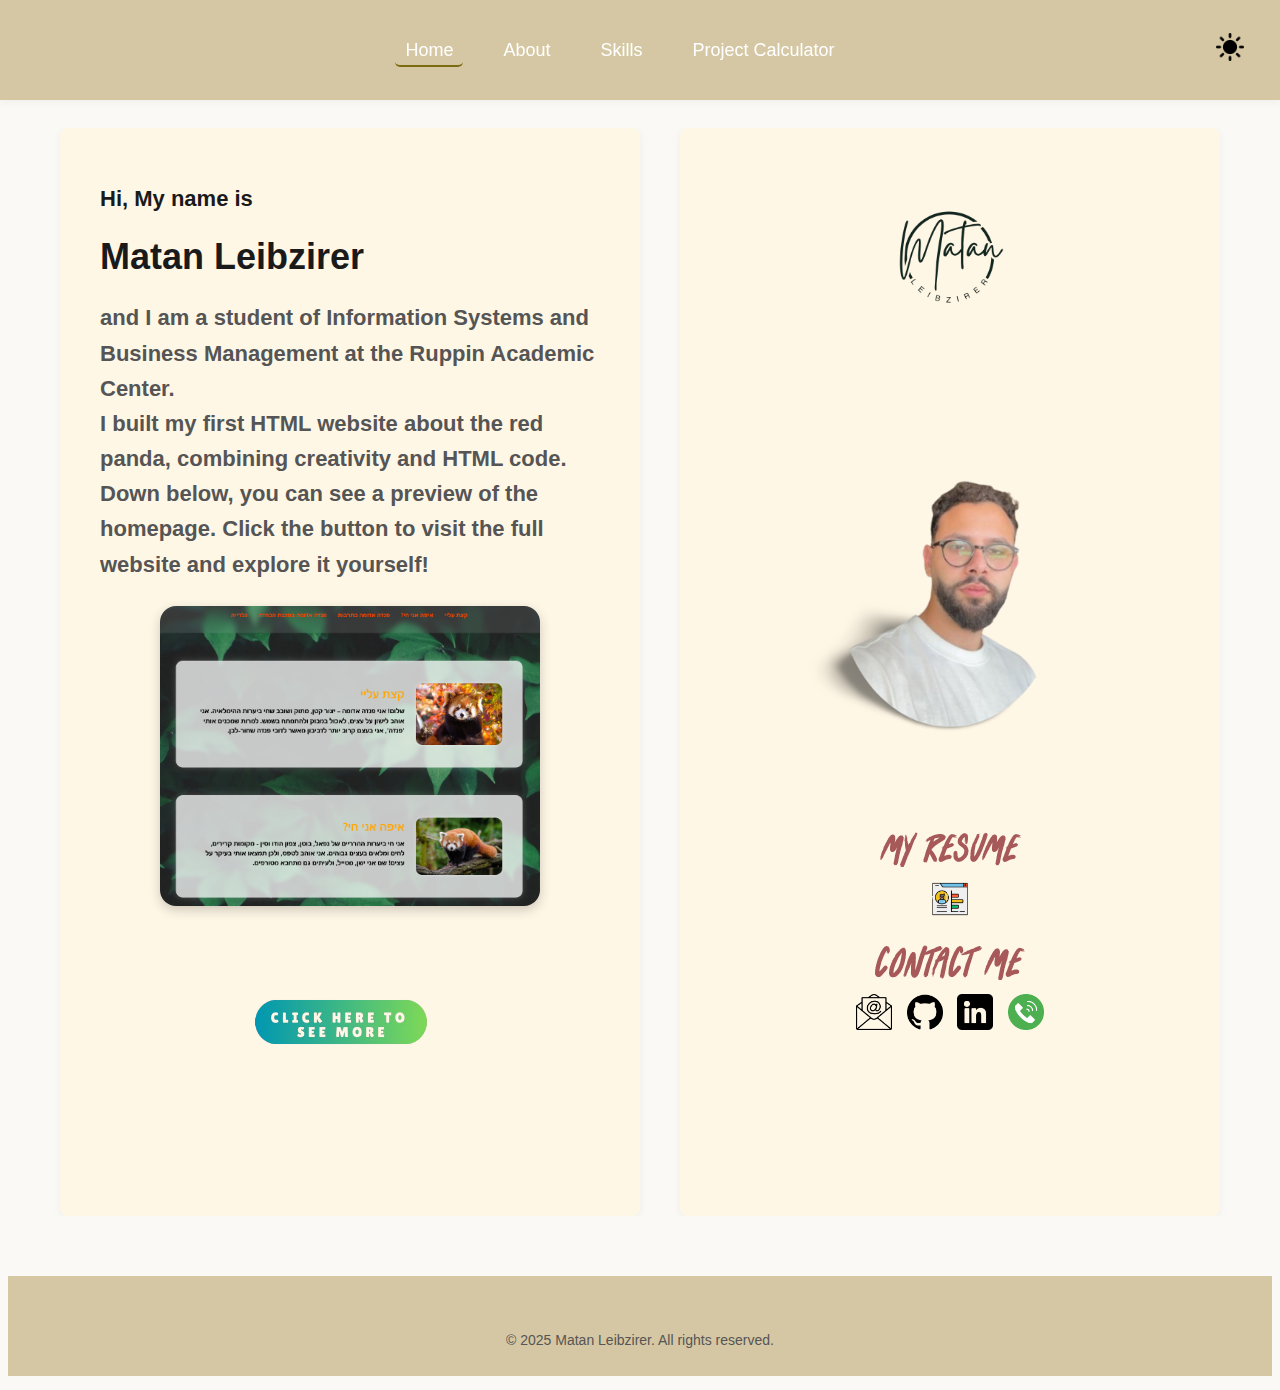
<file: index.html>
<!DOCTYPE html>
<html lang="en">
<head>
  <meta charset="UTF-8" />
  <meta name="viewport" content="width=device-width, initial-scale=1.0" />

  <title>Matan Leibzirer - WEBSITE</title>

  <link rel="stylesheet" href="assets/style/variables.css" />
  <link rel="stylesheet" href="assets/style/home.css" />
  <link rel="stylesheet" href="assets/style/global.css" />
</head>
<body>
  <header>
    <nav>
      <ul class="nav-list">
        <li><a href="index.html" class="active">Home</a></li>
        <li><a href="about.html">About</a></li>
        <li><a href="skills.html">Skills</a></li>
        <li><a href="project-calculator.html">Project Calculator</a></li>
      </ul>

      <div class="nav-controls">
        <button id="darkModeToggle" class="btn-mode">
          <img id="modeIcon" src="assets/imgs/LightMode.png" alt="Toggle Mode" />
        </button>
        <div class="hamburger">&#9776;</div>
      </div>
    </nav>
  </header>

  <main>
    <section class="hero">
      <div class="container-fixed hero-wrapper">
        <div class="box-left">
          <h2>Hi, My name is</h2>
          <h1>Matan Leibzirer</h1>
          <p>
            and I am a student of Information Systems and Business Management at the Ruppin Academic Center.<br />
            I built my first HTML website about the red panda, combining creativity and HTML code.<br />
            Down below, you can see a preview of the homepage. Click the button to visit the full website and explore it yourself!
          </p>
          <div class="project-box-left">
            <img class="project-img" src="assets/imgs/WebSite.png" alt="Website Project" />
            <a href="https://iviatan.github.io/RedPanda_Matan/matala1-lehagsha.html" target="_blank">
              <img class="click-btn" src="assets/imgs/clickHERE.png" alt="Click to View Site" />
            </a>
          </div>
        </div>

        <div class="box-right">
          <img class="logo-image" src="assets/imgs/Matanlogo.png" alt="Logo">
          <img class="hero-image" src="assets/imgs/myPHOTO2.png" alt="Profile Image">

          <div class="resume-box">
            <img class="resume-title" src="assets/imgs/MyResume.png" alt="My Resume Title" />
            <div class="resume-icons">
              <a href="assets/resume.pdf" target="_blank">
                <img src="assets/imgs/professionalportfolio.png" alt="Portfolio Icon" />
              </a>
            </div>
          </div>

          <div class="contact-box">
            <img class="contact-title" src="assets/imgs/CONTACTME2.png" alt="Contact Me Title" />
            <div class="contact-icons">
              <a href="mailto:matan01010108@gmail.com" target="_blank">
                <img src="assets/imgs/email.png" alt="Email Icon" data-icon="email" />
              </a>
              <a href="https://github.com/IVIatan" target="_blank">
                <img src="assets/imgs/github.png" alt="GitHub Icon" data-icon="github" />
              </a>
              <a href="https://www.linkedin.com/in/matan-l-4a3b53274/" target="_blank">
                <img src="assets/imgs/linkedin.png" alt="LinkedIn Icon" data-icon="linkedin" />
              </a>
              <a href="tel:0558863362">
                <img src="assets/imgs/PHONEnew.png" alt="Phone-Icon" />
              </a>
            </div>
          </div>
        </div>
      </div>
    </section>
  </main>

  <footer>
    <p>© 2025 Matan Leibzirer. All rights reserved.</p>
  </footer>

  <script src="services/global.js"></script>
</body>
</html>
</file>
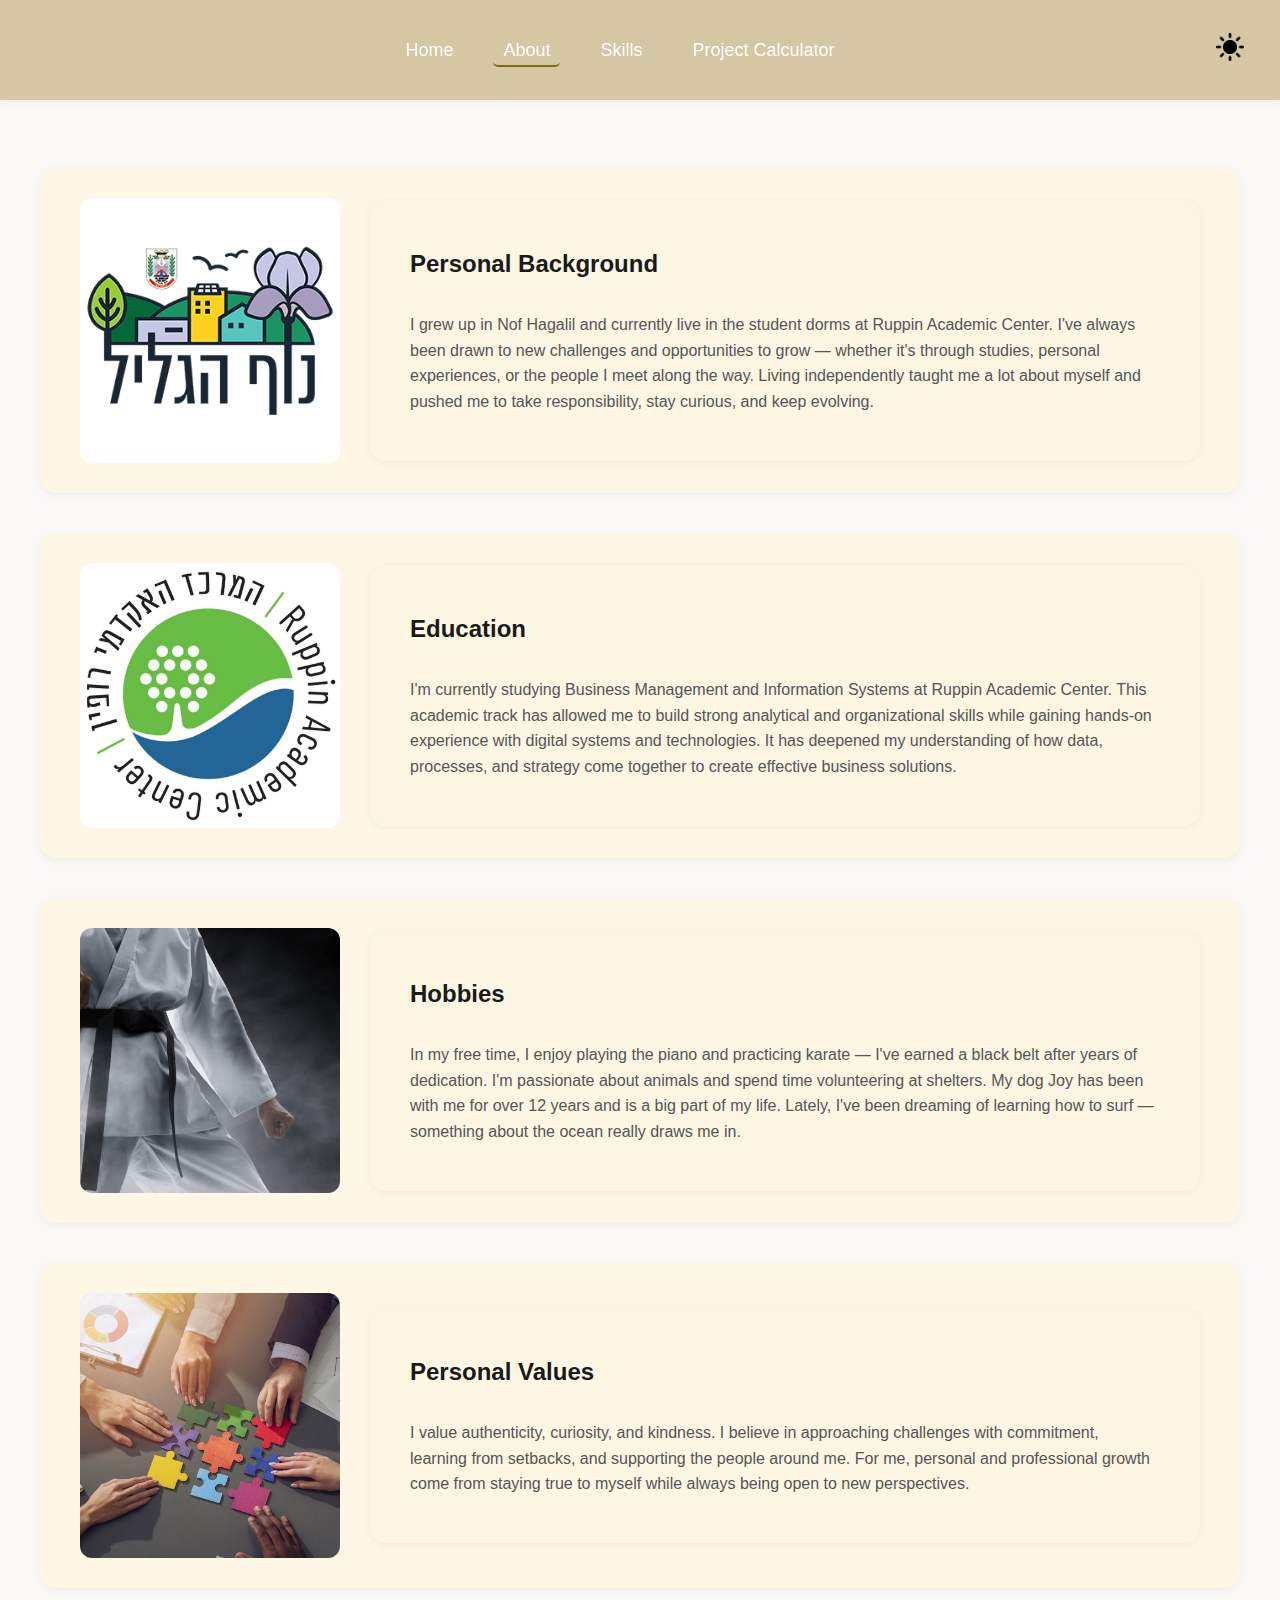
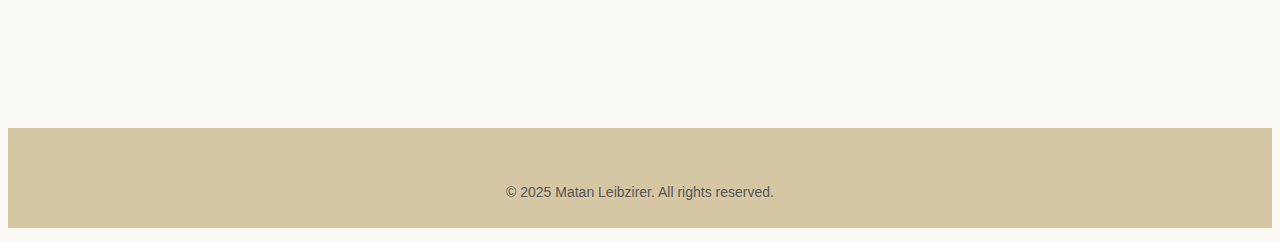
<file: about.html>
<!DOCTYPE html>
<html lang="en">
<head>
  <meta charset="UTF-8" />
  <meta name="viewport" content="width=device-width, initial-scale=1.0" />
  <title>Matan Leibzirer - ABOUT</title>

  <link rel="stylesheet" href="assets/style/variables.css" />
  <link rel="stylesheet" href="assets/style/home.css" />
  <link rel="stylesheet" href="assets/style/global.css" />
  <link rel="stylesheet" href="assets/style/about.css" />
</head>
<body>
  <header>
    <nav>
      <ul class="nav-list">
        <li><a href="index.html">Home</a></li>
        <li><a href="about.html" class="active">About</a></li>
        <li><a href="skills.html">Skills</a></li>
        <li><a href="project-calculator.html">Project Calculator</a></li>
      </ul>
      <div class="nav-controls">
        <button id="darkModeToggle" class="btn-mode">
          <img id="modeIcon" src="assets/imgs/LightMode.png" alt="Toggle Mode" />
        </button>
        <div class="hamburger">&#9776;</div>
      </div>
    </nav>
  </header>

  <main>
    <div class="about-wrapper">
      <div class="about-row">
        <img src="assets/imgs/NofHagalil.png" alt="NofHagalil" class="about-image" />
        <div class="about-inner-box">
          <h2>Personal Background</h2>
          <p>
            I grew up in Nof Hagalil and currently live in the student dorms at Ruppin Academic Center.  
            I've always been drawn to new challenges and opportunities to grow — whether it's through studies, personal experiences, or the people I meet along the way.  
            Living independently taught me a lot about myself and pushed me to take responsibility, stay curious, and keep evolving.
          </p>
        </div>
      </div>

      <div class="about-row">
        <img src="assets/imgs/Ruppin.jpg" alt="RuppinCampusLogo" class="about-image" />
        <div class="about-inner-box">
          <h2>Education</h2>
          <p>
            I'm currently studying Business Management and Information Systems at Ruppin Academic Center.  
            This academic track has allowed me to build strong analytical and organizational skills while gaining hands-on experience with digital systems and technologies.  
            It has deepened my understanding of how data, processes, and strategy come together to create effective business solutions.
          </p>
        </div>
      </div>

      <div class="about-row">
        <img src="assets/imgs/KARATE.jpg" alt="Karate" class="about-image" />
        <div class="about-inner-box">
          <h2>Hobbies</h2>
          <p>
            In my free time, I enjoy playing the piano and practicing karate — I've earned a black belt after years of dedication.  
            I'm passionate about animals and spend time volunteering at shelters. My dog Joy has been with me for over 12 years and is a big part of my life.  
            Lately, I've been dreaming of learning how to surf — something about the ocean really draws me in.
          </p>
        </div>
      </div>

      <div class="about-row">
        <img src="assets/imgs/challenge.jpg" alt="Values" class="about-image" />
        <div class="about-inner-box">
          <h2>Personal Values</h2>
          <p>
            I value authenticity, curiosity, and kindness.  
            I believe in approaching challenges with commitment, learning from setbacks, and supporting the people around me.  
            For me, personal and professional growth come from staying true to myself while always being open to new perspectives.
          </p>
        </div>
      </div>
    </div>
  </main>

  <footer>
    <p>© 2025 Matan Leibzirer. All rights reserved.</p>
  </footer>

  <script src="services/global.js"></script>
</body>
</html>
</file>
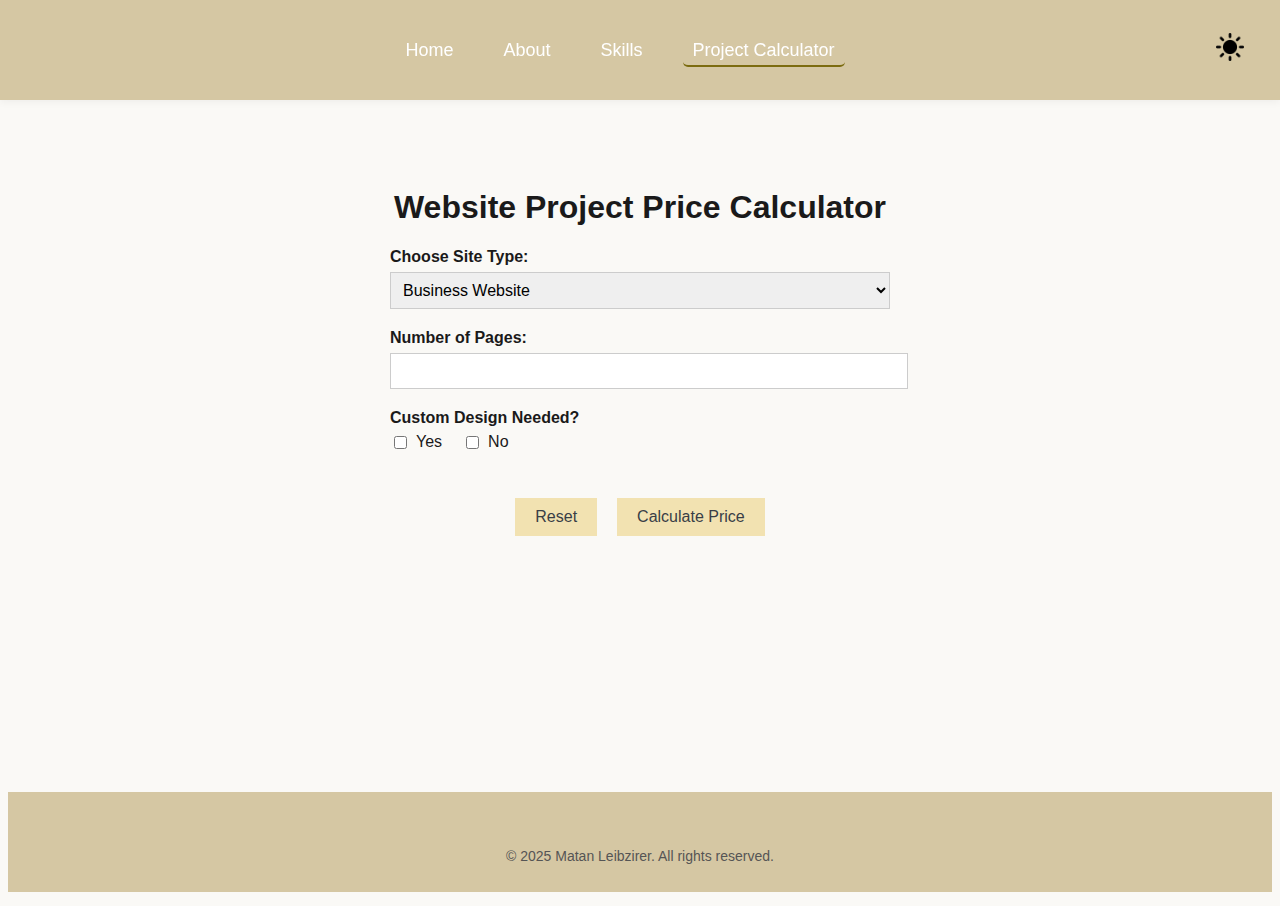
<file: project-calculator.html>
<!DOCTYPE html>
<html lang="en">
<head>
  <meta charset="UTF-8" />
  <meta name="viewport" content="width=device-width, initial-scale=1.0" />

  <title>Project Calculator</title>

  <link rel="stylesheet" href="assets/style/variables.css" />
  <link rel="stylesheet" href="assets/style/global.css" />
  <link rel="stylesheet" href="assets/style/calcualtor.css" />
</head>
<body>
  <header>
    <nav>
      <ul class="nav-list">
        <li><a href="index.html">Home</a></li>
        <li><a href="about.html">About</a></li>
        <li><a href="skills.html">Skills</a></li>
        <li><a href="project-calculator.html" class="active">Project Calculator</a></li>
      </ul>
      <div class="nav-controls">
        <button id="darkModeToggle" class="btn-mode">
          <img id="modeIcon" src="assets/imgs/LightMode.png" alt="Toggle Mode" />
        </button>
        <div class="hamburger">&#9776;</div>
      </div>
    </nav>
  </header>

  <main>
    <section class="page-section">
      <h1>Website Project Price Calculator</h1>
      <form id="priceForm">
        <div class="form-group">
          <label for="siteType">Choose Site Type:</label>
          <select name="siteType" id="siteType">
            <option value="business">Business Website</option>
            <option value="store">Online Store</option>
            <option value="blog">Blog</option>
          </select>
        </div>

        <div class="form-group">
          <label for="pages">Number of Pages:</label>
          <input type="number" name="pages" id="pages" min="1" max="10" required />
        </div>

        <div class="form-group">
          <label>Custom Design Needed?</label>
          <div class="checkbox-options">
            <label><input type="checkbox" name="design" value="yes" /> Yes</label>
            <label><input type="checkbox" name="design" value="no" /> No</label>
          </div>
        </div>

        <div class="form-buttons">
          <input type="reset" value="Reset" />
          <input type="submit" value="Calculate Price" />
        </div>
      </form>

      <div id="result"></div>
    </section>
  </main>

  <footer>
    <p>© 2025 Matan Leibzirer. All rights reserved.</p>
  </footer>

  <script src="services/global.js"></script>
  <script src="services/calculator.js"></script>
</body>
</html>
</file>
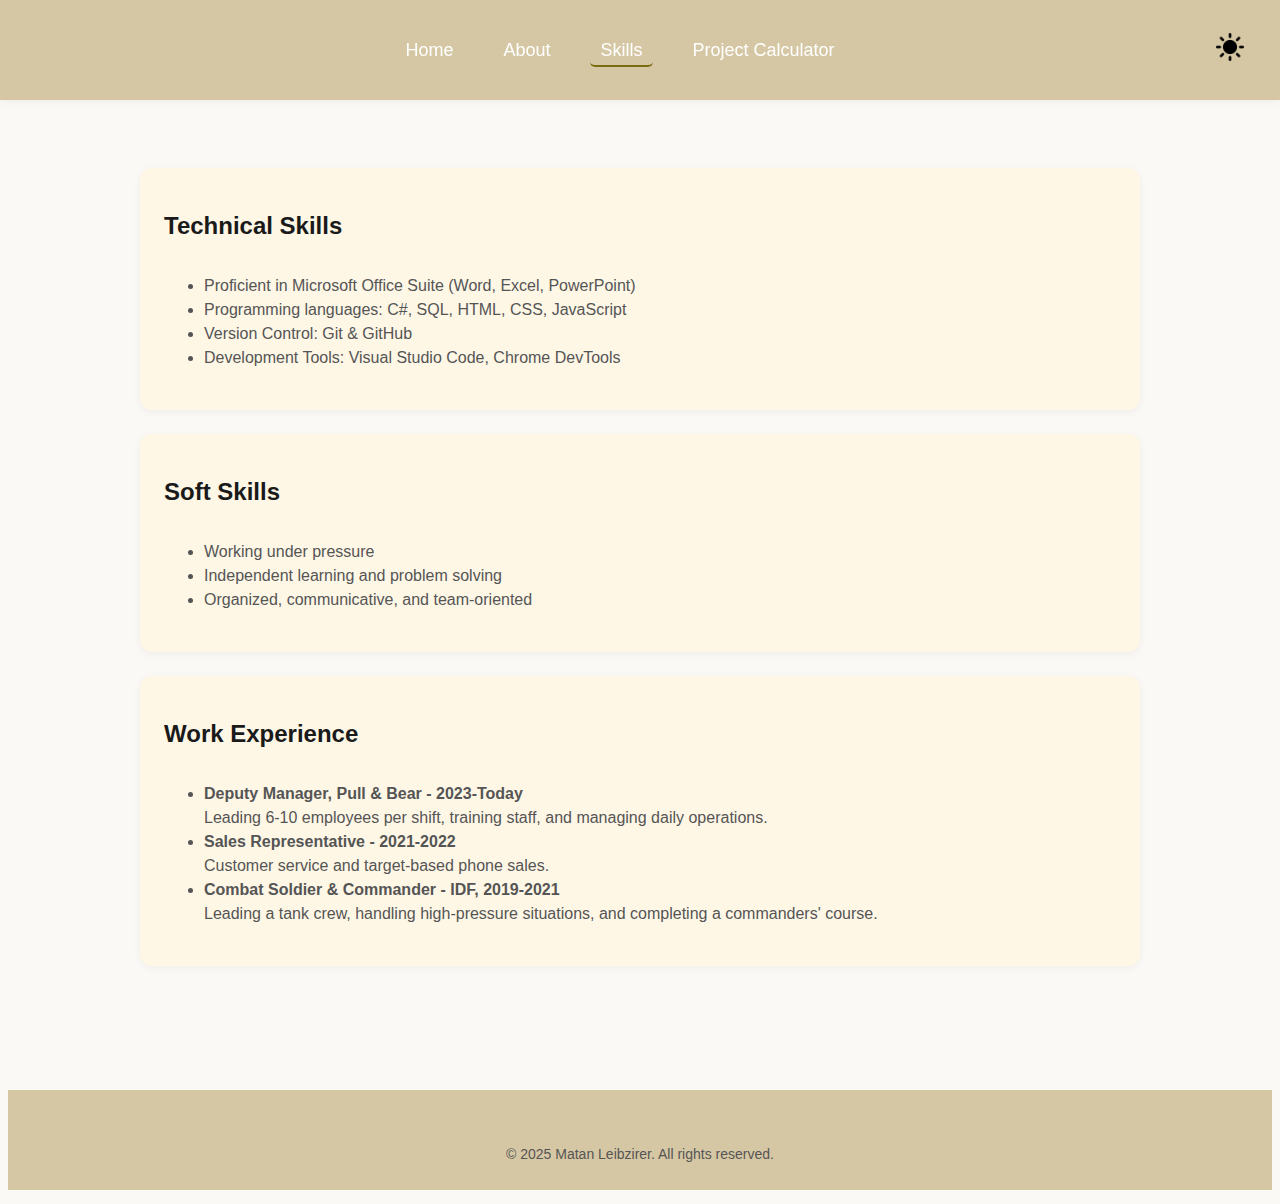
<file: skills.html>
<!DOCTYPE html>
<html lang="en">
<head>
  <meta charset="UTF-8" />
  <meta name="viewport" content="width=device-width, initial-scale=1.0" />

  <title>Matan Leibzirer - WEBSITE</title>

  <link rel="stylesheet" href="assets/style/variables.css" />
  <link rel="stylesheet" href="assets/style/global.css" />
  <link rel="stylesheet" href="assets/style/skills.css" />
</head>
<body>
  <header>
    <nav>
      <ul class="nav-list">
        <li><a href="index.html">Home</a></li>
        <li><a href="about.html">About</a></li>
        <li><a href="skills.html" class="active">Skills</a></li>
        <li><a href="project-calculator.html">Project Calculator</a></li>
      </ul>
      <div class="nav-controls">
        <button id="darkModeToggle" class="btn-mode">
          <img id="modeIcon" src="assets/imgs/LightMode.png" alt="Toggle Mode" />
        </button>
        <div class="hamburger">&#9776;</div>
      </div>
    </nav>
  </header>

  <main>
    <section class="skills-section">

      <div class="skill-box">
        <h2>Technical Skills</h2>
        <ul>
          <li>Proficient in Microsoft Office Suite (Word, Excel, PowerPoint)</li>
          <li>Programming languages: C#, SQL, HTML, CSS, JavaScript</li>
          <li>Version Control: Git & GitHub</li>
          <li>Development Tools: Visual Studio Code, Chrome DevTools</li>
        </ul>
      </div>

      <div class="skill-box">
        <h2>Soft Skills</h2>
        <ul>
          <li>Working under pressure</li>
          <li>Independent learning and problem solving</li>
          <li>Organized, communicative, and team-oriented</li>
        </ul>
      </div>

      <div class="skill-box">
        <h2>Work Experience</h2>
        <ul>
          <li><strong>Deputy Manager, Pull & Bear - 2023-Today</strong><br />
          Leading 6-10 employees per shift, training staff, and managing daily operations.</li>

          <li><strong>Sales Representative - 2021-2022</strong><br />
          Customer service and target-based phone sales.</li>

          <li><strong>Combat Soldier & Commander - IDF, 2019-2021</strong><br />
          Leading a tank crew, handling high-pressure situations, and completing a commanders' course.</li>
        </ul>
      </div>

    </section>
  </main>

  <footer>
    <p>© 2025 Matan Leibzirer. All rights reserved.</p>
  </footer>

  <script src="services/global.js"></script>
</body>
</html>
</file>
<file: assets/style/variables.css>
:root {
  --primary-color: #0f0101;
  --primary-color-dark: rgb(124, 108, 16);
  --secondary-color: #D5C7A3;

  --background-color: #FAF9F6;
  --container-color: #FFF7E6;
  --container-outer: transparent;

  --text-dark: #1a1a1a;
  --text-muted: #555555;
  --white: #ffffff;

  --font-main: 'Segoe UI', sans-serif;
  --font-size-base: 16px;

  --shadow: 0 2px 8px rgba(0, 0, 0, 0.05);
}

body.dark-mode {
  --background-color: #1a1c20;
  --text-dark: #e2e8f0;
  --text-muted: #94a3b8;
  --secondary-color: #1e293b;
  --container-color: #334155;
  --white: #f4f4f4;
}
</file>
<file: assets/style/home.css>
@import url('./variables.css');

nav {
  display: flex;
  justify-content: space-between;
  align-items: center;
  padding: 16px 40px;
  background-color: var(--secondary-color);
}

.nav-list {
  display: flex;
  list-style: none;
  gap: 24px;
}

.nav-list a {
  text-decoration: none;
  color: var(--text-dark);
}

.nav-list a.active {
  border-bottom: 2px solid yellow;
}

.nav-controls {
  display: flex;
  align-items: center;
  gap: 16px;
}

.btn-mode {
  background: none;
  border: none;
  cursor: pointer;
}

.btn-mode img {
  width: 28px;
  height: 28px;
}

body {
  overflow-x: hidden;
}

.hero {
  background-color: var(--background-color);
  position: relative;
  overflow-x: hidden;
  display: flex;
  justify-content: center;
}

.hero-inner {
  width: 100%;
  max-width: 1000px;
  padding: 60px 20px;
  box-sizing: border-box;
}

.container-fixed.hero-wrapper {
  display: flex;
  justify-content: center;
  gap: 40px;
  flex-wrap: wrap;
  width: 100%;
}

.box-left {
  background-color: var(--container-color);
  padding: 40px;
  border-radius: 8px;
  width: 100%;
  max-width: 500px;
  box-shadow: var(--shadow);
}

.box-left h2 {
  font-family: var(--font-main);
  font-size: 22px;
  margin-bottom: 8px;
  color: var(--text-dark);
}

.box-left h1 {
  font-family: var(--font-main);
  font-size: 36px;
  font-weight: bold;
  margin-bottom: 12px;
  color: var(--text-dark);
}

.box-left p {
  font-family: var(--font-main);
  font-weight: bold;
  font-size: 22px;
  color: var(--text-muted);
  line-height: 1.6;
  margin-bottom: 24px;
}

.project-box-left {
  text-align: center;
}

.project-box-left .project-img {
  width: 100%;
  max-width: 380px;
  border-radius: 16px;
  margin-bottom: -28px;
  box-shadow: 0 4px 12px rgba(0,0,0,0.2);
}

.click-btn {
  margin-top: -10px;
  width: 300px;
  transition: transform 0.3s ease;
}

.click-btn:hover {
  transform: scale(1.1);
}

.box-right {
  background-color: var(--container-color);
  padding: 40px 20px;
  border-radius: 8px;
  width: 100%;
  max-width: 400px;
  text-align: center;
  box-shadow: var(--shadow);
}

.logo-image {
  width: 180px;
  margin-bottom: -60px;
}

.hero-image {
  max-width: 400px;
  border-radius: 12px;
  margin-top: 100px;
  margin-bottom: 12px;
}

.resume-box,
.contact-box {
  margin-top: 24px;
}

.resume-title,
.contact-title {
  font-family: var(--font-main);
  font-size: 22px;
  color: #974B4B;
  margin-bottom: 10px;
}

.resume-icons img,
.contact-icons img {
  width: 36px;
  height: 36px;
  margin: 0 5px;
  transition: transform 0.3s ease;
}

.contact-icons img:hover,
.resume-icons img:hover {
  transform: scale(1.2);
}

@media (max-width: 767px) {
  .container-fixed.hero-wrapper {
    flex-direction: column;
    align-items: center;
  }

  .box-left, .box-right {
    max-width: 90%;
  }

  .box-left h1 {
    font-size: 28px;
  }

  .box-left h2 {
    font-size: 20px;
  }

  .box-left p {
    font-size: 14px;
  }

  .click-btn {
    width: 150px;
  }

  .hero-image {
    max-width: 240px;
  }
}

@media (min-width: 768px) and (max-width: 991px) {
  .hero-wrapper {
    gap: 24px;
  }
}

@media (min-width: 992px) and (max-width: 1199px) {
  .box-left, .box-right {
    max-width: 46%;
  }
}

@media (min-width: 1200px) {
  .box-left, .box-right {
    max-width: 500px;
  }
}
</file>
<file: assets/style/global.css>
@import url('./variables.css');

html, body {
  height: 100%;
  display: flex;
  flex-direction: column;
  scroll-behavior: smooth;
}

body {
  font-family: var(--font-main);
  background-color: var(--background-color);
  color: var(--text-dark);
  font-size: var(--font-size-base);
  transition: background-color 0.3s ease, color 0.3s ease;
}

main {
  flex: 1;
  padding-top: 120px;
}

nav {
  height: 100px;
  display: flex;
  justify-content: space-between;
  align-items: center;
  padding: 0 30px;
  background-color: var(--secondary-color);
  position: fixed;
  top: 0;
  left: 0;
  right: 0;
  z-index: 999;
  box-shadow: var(--shadow);
}

.nav-list {
  list-style: none;
  display: flex;
  justify-content: center;
  align-items: center;
  gap: 30px;
  padding: 0;
  margin: 0 auto;
}

.nav-list li a {
  color: var(--white);
  text-decoration: none;
  font-size: 18px;
  padding: 5px 10px;
  border-radius: 5px;
  transition: all 0.3s ease;
}

.nav-list li a:hover {
  color: var(--primary-color-dark);
  background-color: rgba(255, 255, 255, 0.15);
  backdrop-filter: blur(3px);
}

body:not(.dark-mode) .nav-list li a:hover {
  background-color: rgba(0, 0, 0, 0.1);
}

.nav-list li a.active {
  border-bottom: 2px solid var(--primary-color-dark);
}

.nav-controls {
  display: flex;
  align-items: center;
  gap: 20px;
}

.btn-mode {
  background-color: transparent;
  border: none;
  font-size: 24px;
  color: var(--white);
  cursor: pointer;
  transition: transform 0.3s ease;
}

.btn-mode:hover {
  transform: scale(1.1);
}

.btn-mode img {
  width: 28px;
  height: 28px;
  object-fit: contain;
}

.hamburger {
  display: none;
  font-size: 32px;
  color: var(--white);
  cursor: pointer;
  z-index: 1000;
}

h1, h2, h3, h4, h5, h6 {
  color: var(--text-dark);
}

p {
  color: var(--text-muted);
}

a {
  color: var(--primary-color);
  text-decoration: none;
}

a:hover {
  color: var(--primary-color-dark);
}

footer {
  width: 100%;
  height: 100px;
  background-color: var(--secondary-color);
  color: var(--white);
  text-align: center;
  font-size: 14px;
  line-height: 100px;
  margin-top: 60px;
  box-sizing: border-box;
}

body.dark-mode .page-section {
  background-color: var(--background-color);
  color: var(--text-dark);
}

body.dark-mode h1,
body.dark-mode h2,
body.dark-mode h3,
body.dark-mode p,
body.dark-mode label {
  color: var(--text-dark);
}

@media (max-width: 767px) {
  nav {
    position: relative;
  }

  .nav-list {
    display: none;
    flex-direction: column;
    position: absolute;
    top: 100px;
    left: 0;
    right: 0;
    background-color: var(--secondary-color);
    text-align: center;
    padding: 20px 0;
    gap: 20px;
    z-index: 999;
  }

  .nav-list.open {
    display: flex;
  }

  .hamburger {
    display: block;
    font-size: 32px;
    color: var(--white);
    cursor: pointer;
    z-index: 1000;
  }
}

@media (min-width: 768px) and (max-width: 991px) {
  nav {
    padding: 0 20px;
  }
}

@media (min-width: 992px) and (max-width: 1199px) {
  .nav-list li a {
    font-size: 17px;
  }
}

@media (min-width: 1200px) {
  .nav-list li a {
    font-size: 18px;
  }
}
</file>
<file: assets/style/about.css>
@import url('./variables.css');

.about-wrapper {
  max-width: 1200px;
  margin: 0 auto;
  padding: 40px 20px;
}

.about-row {
  display: flex;
  align-items: center;
  gap: 30px;
  background-color: var(--container-color);
  padding: 30px 40px;
  border-radius: 16px;
  box-shadow: var(--shadow);
  margin-bottom: 40px;
  flex-wrap: wrap;
}

.about-image {
  width: 260px;
  height: 265px;
  border-radius: 12px;
  object-fit: cover;
  object-position: center;
  flex-shrink: 0;
  background-color: var(--white);
}

.about-inner-box {
  background-color: var(--box-inner-light, #fdf6e3);
  padding: 30px 40px;
  border-radius: 16px;
  box-shadow: var(--shadow);
  flex: 1;
  font-family: var(--font-main);
  color: var(--text-dark);
  transition: background-color 0.3s ease;
}

body.dark-mode .about-inner-box {
  background-color: var(--box-inner-dark, #2a2a2a);
  color: var(--text-dark);
}

.about-inner-box h2 {
  font-size: 24px;
  margin-bottom: 12px;
  color: var(--text-dark);
  font-weight: bold;
  display: inline-block;
  position: relative;
  padding-bottom: 6px;
}

.about-inner-box h2::after {
  content: "";
  position: absolute;
  left: 0;
  bottom: 0;
  height: 2px;
  width: 0;
  background-color: rgba(0, 0, 0, 0.3);
  transition: width 0.3s ease;
}

.about-row:hover h2::after {
  width: 100%;
}

.about-inner-box p {
  font-size: 16px;
  line-height: 1.6;
  color: var(--text-muted);
}

body.dark-mode .about-inner-box h2::after {
  background-color: rgba(255, 255, 255, 0.6);
}

@media (max-width: 767px) {
  .about-row {
    flex-direction: column;
    text-align: center;
    padding: 20px;
    max-width: 95%;
    margin: 0 auto 30px;
  }

  .about-image {
    width: 100%;
    max-width: 260px;
    height: auto;
  }

  .about-inner-box {
    padding: 20px;
  }

  .about-inner-box h2 {
    font-size: 20px;
  }

  .about-inner-box p {
    font-size: 14px;
  }
}
</file>
<file: assets/style/calcualtor.css>
@import url('./variables.css');

.page-section {
  padding: 40px 20px;
  background-color: var(--background-color);
  text-align: center;
  color: var(--text-dark);
}

form {
  display: flex;
  flex-direction: column;
  align-items: center;
  text-align: left;
}

.form-group {
  width: 100%;
  max-width: 500px;
  margin-bottom: 20px;
}

.form-group label {
  display: block;
  margin-bottom: 6px;
  font-weight: bold;
  color: var(--text-dark);
}

.form-group input,
.form-group select {
  width: 100%;
  padding: 8px;
  font-size: 16px;
  border: 1px solid #ccc;
  border-radius: var(--radius);
}

.checkbox-options {
  display: flex;
  gap: 20px;
  align-items: center;
  margin-top: 6px;
}

.checkbox-options label {
  display: flex;
  align-items: center;
  gap: 6px;
  font-weight: normal;
}

.form-buttons {
  display: flex;
  gap: 20px;
  margin-top: 20px;
}

input[type="submit"],
input[type="reset"] {
  background-color: #F2E2B1;
  color: #393E46;
  border: none;
  padding: 10px 20px;
  border-radius: var(--radius);
  cursor: pointer;
  font-size: 16px;
  transition: background-color 0.3s, color 0.3s;
}

input[type="submit"]:hover,
input[type="reset"]:hover {
  background-color: #D5C7A3;
  color: #000;
}

body.dark-mode input[type="submit"],
body.dark-mode input[type="reset"] {
  background-color: #d9913b;
  color: #ffffff;
}

body.dark-mode input[type="submit"]:hover,
body.dark-mode input[type="reset"]:hover {
  background-color: #c07628;
  color: #fff;
}

#result {
  margin-top: 40px;
  display: flex;
  justify-content: center;
  text-align: left;
}

#result table {
  width: 100%;
  max-width: 700px;
  background-color: var(--white);
  border-collapse: collapse;
  border-radius: var(--radius);
  box-shadow: var(--shadow);
  overflow: hidden;
  font-size: 16px;
  animation: fadeInTable 0.6s ease forwards;
}

#result th,
#result td {
  padding: 14px;
  border-bottom: 1px solid #e0e0e0;
}

#result th {
  background-color: #f4f4f4;
  text-align: left;
}

#result tr:last-child {
  font-weight: bold;
  background-color: #eaf6ff;
  color: #000;
}

body.dark-mode #result table {
  background-color: #2F343D;
  color: #F3E6D8;
  transition: background-color 0.4s ease, color 0.4s ease;
}

body.dark-mode #result th {
  background-color: #3B4049;
  color: #F6F0F0;
  transition: background-color 0.4s ease, color 0.4s ease;
}

body.dark-mode #result td {
  border-bottom: 1px solid #555;
  color: #E3D5C2;
  transition: color 0.4s ease, border-color 0.4s ease;
}

body.dark-mode #result tr:last-child {
  background-color: #464B55;
  color: #ffffff;
  transition: background-color 0.4s ease, color 0.4s ease;
}

.btn-mode img {
  width: 28px;
  height: 28px;
  object-fit: contain;
}

@keyframes fadeInTable {
  from {
    opacity: 0;
    transform: translateY(20px);
  }
  to {
    opacity: 1;
    transform: translateY(0);
  }
}

@media (max-width: 768px) {
  .page-section {
    padding: 20px;
  }

  .form-group input,
  .form-group select {
    font-size: 14px;
    padding: 8px;
  }

  .checkbox-options {
    flex-direction: row;
    flex-wrap: wrap;
    justify-content: center;
  }

  .checkbox-options label {
    font-size: 14px;
    padding: 4px 10px;
  }

  .form-buttons {
    flex-direction: column;
    width: 100%;
    align-items: center;
  }

  input[type="submit"],
  input[type="reset"] {
    width: 90%;
    max-width: 300px;
    text-align: center;
  }
}
</file>
<file: assets/style/skills.css>
@import url('./variables.css');

.skills-section {
  background-color: transparent;
  padding: 40px 20px;
  max-width: 1000px;
  margin: auto;
}

.skills-section h2 {
  color: var(--primary-color);
  text-align: center;
  margin-bottom: 32px;
  font-size: 28px;
}

.skill-box {
  background-color: var(--container-color);
  padding: 24px;
  border-radius: 12px;
  margin-bottom: 24px;
  box-shadow: var(--shadow);
  transition: transform 0.3s ease;
}

.skill-box:hover {
  transform: scale(1.01);
}

.skill-box h3 {
  margin-bottom: 10px;
  font-size: 20px;
  color: var(--text-dark);
}

.skill-box p, .skill-box li {
  color: var(--text-muted);
  font-size: 16px;
  line-height: 1.5;
}

@media (max-width: 768px) {
  .skills-section {
    padding: 20px;
  }

  .skill-box {
    padding: 16px;
  }
}
.skill-box h2 {
  font-size: 24px;
  margin-bottom: 12px;
  color: var(--text-dark);
  font-weight: bold;
  display: inline-block;
  position: relative;
  padding-bottom: 6px;
}

.skill-box h2::after {
  content: "";
  position: absolute;
  left: 0;
  bottom: 0;
  height: 2px;
  width: 0;
  background-color: rgba(0, 0, 0, 0.3);
  transition: width 0.3s ease;
}

.skill-box:hover h2::after {
  width: 100%;
}

body.dark-mode .skill-box h2::after {
  background-color: rgba(255, 255, 255, 0.6);
}
</file>
